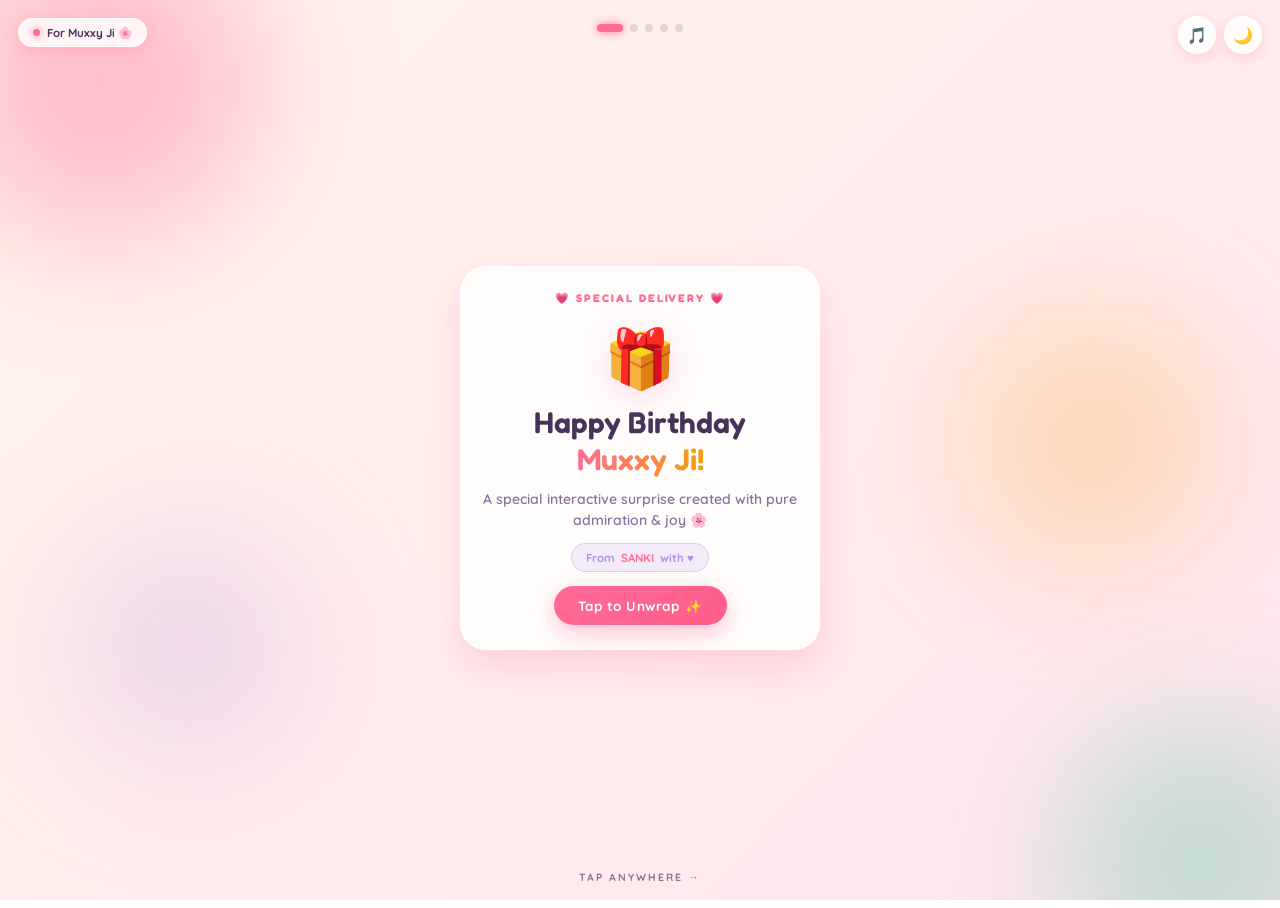
<file: index.html>
<!DOCTYPE html>
<html lang="en">
<head>
<meta charset="UTF-8">
<meta name="viewport" content="width=device-width, initial-scale=1.0, maximum-scale=1.0, user-scalable=no">
<title>Happy Birthday Muxxy Ji! 🎂 Special Tribute from Sanki</title>

<link rel="preconnect" href="https://fonts.googleapis.com">
<link rel="preconnect" href="https://fonts.gstatic.com" crossorigin>
<link href="https://fonts.googleapis.com/css2?family=Fredoka:wght@500;600;700&family=Quicksand:wght@500;600;700&display=swap" rel="stylesheet">

<style>
:root {
  --serif: 'Fredoka', sans-serif;
  --sans: 'Quicksand', sans-serif;

  /* Theme: Light Peach & Pink Aura */
  --bg-a: #fff6eb;
  --bg-b: #ffe5ef;
  --bg-c: #eee2ff;
  --card: rgba(255, 255, 255, 0.82);
  --card-border: rgba(255, 255, 255, 0.95);
  --card-shadow: rgba(255, 107, 149, 0.22);
  --ink: #48325a;
  --ink-dim: #88729c;
  --pink: #ff6b95;
  --lavender: #b08fe6;
  --gold: #f59e0b;
  --mint: #10b981;
  --dot-off: rgba(72, 50, 90, 0.15);
}

[data-theme="dark"] {
  --bg-a: #090710;
  --bg-b: #180f27;
  --bg-c: #261239;
  --card: rgba(36, 25, 52, 0.82);
  --card-border: rgba(255, 255, 255, 0.14);
  --card-shadow: rgba(0, 0, 0, 0.55);
  --ink: #f8f4ff;
  --ink-dim: #bdaecf;
  --pink: #ff659c;
  --lavender: #c4b5fd;
  --gold: #fbbf24;
  --mint: #34d399;
  --dot-off: rgba(255, 255, 255, 0.2);
}

* {
  margin: 0;
  padding: 0;
  box-sizing: border-box;
  -webkit-tap-highlight-color: transparent;
}

html, body {
  width: 100%;
  height: 100%;
  overflow: hidden;
}

body {
  font-family: var(--sans);
  font-weight: 600;
  background: linear-gradient(135deg, var(--bg-a) 0%, var(--bg-b) 50%, var(--bg-c) 100%);
  background-size: 200% 200%;
  animation: gradientMotion 16s ease infinite;
  color: var(--ink);
  user-select: none;
  position: relative;
  transition: background 0.6s ease, color 0.4s ease;
}

@keyframes gradientMotion {
  0%, 100% { background-position: 0% 50%; }
  50% { background-position: 100% 50%; }
}

/* Background Aurora */
.aurora {
  position: fixed;
  top: 0;
  left: 0;
  width: 100%;
  height: 100%;
  overflow: hidden;
  contain: strict;
  z-index: 1;
  pointer-events: none;
}
.aurora span {
  position: absolute;
  border-radius: 50%;
  filter: blur(70px);
  opacity: 0.4;
  animation: drift 14s ease-in-out infinite alternate;
}
.aurora span:nth-child(1) { width: 320px; height: 320px; background: var(--pink); top: -80px; left: -60px; }
.aurora span:nth-child(2) { width: 280px; height: 280px; background: var(--mint); bottom: -100px; right: -60px; animation-delay: -5s; opacity: 0.25; }
.aurora span:nth-child(3) { width: 250px; height: 250px; background: var(--gold); top: 35%; right: 5%; animation-delay: -9s; opacity: 0.25; }
.aurora span:nth-child(4) { width: 240px; height: 240px; background: var(--lavender); bottom: 15%; left: 5%; animation-delay: -3s; opacity: 0.25; }

@keyframes drift {
  0% { transform: translate(0, 0) scale(1) rotate(0deg); }
  100% { transform: translate(30px, -40px) scale(1.2) rotate(20deg); }
}

/* Floating Particles */
#particles {
  position: fixed;
  top: 0;
  left: 0;
  width: 100%;
  height: 100%;
  z-index: 2;
  pointer-events: none;
  overflow: hidden;
  contain: strict;
}
.particle {
  position: absolute;
  bottom: -30px;
  opacity: 0;
  animation: riseWiggle linear infinite;
  filter: drop-shadow(0 0 6px var(--card-shadow));
}
@keyframes riseWiggle {
  0% { transform: translateY(0) translateX(0) rotate(0deg) scale(0.7); opacity: 0; }
  8% { opacity: 0.9; }
  25% { transform: translateY(-25vh) translateX(16px) rotate(15deg) scale(1); }
  50% { transform: translateY(-50vh) translateX(-16px) rotate(-10deg) scale(1.05); }
  75% { transform: translateY(-78vh) translateX(12px) rotate(12deg) scale(0.95); }
  92% { opacity: 0.7; }
  100% { transform: translateY(-112vh) translateX(0) rotate(0deg) scale(0.6); opacity: 0; }
}

/* Fullscreen Canvas for Fireworks */
#fireworksCanvas {
  position: fixed;
  top: 0;
  left: 0;
  width: 100%;
  height: 100%;
  max-width: 100%;
  max-height: 100%;
  z-index: 4;
  pointer-events: none;
  contain: strict;
}

/* Top Badge & Controls */
.top-pill {
  position: absolute;
  top: 18px;
  left: 18px;
  z-index: 30;
  display: inline-flex;
  align-items: center;
  gap: 7px;
  background: var(--card);
  backdrop-filter: blur(12px);
  -webkit-backdrop-filter: blur(12px);
  border: 1px solid var(--card-border);
  padding: 6px 14px;
  border-radius: 30px;
  font-size: 11.5px;
  font-weight: 700;
  color: var(--ink);
  box-shadow: 0 4px 14px var(--card-shadow);
}
.top-pill .live-dot {
  width: 7px;
  height: 7px;
  border-radius: 50%;
  background: var(--pink);
  box-shadow: 0 0 8px var(--pink);
  animation: pulseDot 2s infinite;
}
@keyframes pulseDot {
  0%, 100% { transform: scale(1); opacity: 1; }
  50% { transform: scale(1.4); opacity: 0.6; }
}

.top-actions {
  position: absolute;
  top: 16px;
  right: 18px;
  z-index: 30;
  display: flex;
  gap: 8px;
}
.icon-btn {
  width: 38px;
  height: 38px;
  border-radius: 50%;
  background: var(--card);
  border: 1px solid var(--card-border);
  backdrop-filter: blur(12px);
  -webkit-backdrop-filter: blur(12px);
  display: flex;
  align-items: center;
  justify-content: center;
  font-size: 16px;
  cursor: pointer;
  box-shadow: 0 4px 14px var(--card-shadow);
  transition: transform 0.25s ease;
  color: var(--ink);
}
.icon-btn:active { transform: scale(0.85); }

/* Progress Dots */
.progress-wrap {
  position: absolute;
  top: 24px;
  left: 50%;
  transform: translateX(-50%);
  display: flex;
  gap: 7px;
  z-index: 25;
  pointer-events: none;
}
.progress-wrap i {
  width: 8px;
  height: 8px;
  border-radius: 50px;
  background: var(--dot-off);
  transition: all 0.4s cubic-bezier(.34, 1.56, .64, 1);
}
.progress-wrap i.active {
  width: 26px;
  background: var(--pink);
  box-shadow: 0 0 10px var(--pink);
}
.progress-wrap i.done {
  background: var(--gold);
}

/* Stage & Slides */
.stage {
  position: relative;
  z-index: 10;
  width: 100%;
  height: 100%;
  cursor: pointer;
}

.slide {
  position: absolute;
  inset: 0;
  width: 100%;
  height: 100%;
  display: flex;
  flex-direction: column;
  align-items: center;
  justify-content: center;
  text-align: center;
  padding: 70px 18px 55px;
  box-sizing: border-box;
  opacity: 0;
  visibility: hidden;
  transform: translateY(30px) scale(0.95);
  transition: opacity 0.5s ease, transform 0.5s cubic-bezier(.34, 1.56, .64, 1), visibility 0.5s;
  pointer-events: none;
}
.slide.active {
  opacity: 1;
  visibility: visible;
  transform: translateY(0) scale(1);
  pointer-events: auto;
}

/* Glass Card Box */
.glass-box {
  background: var(--card);
  border: 1.5px solid var(--card-border);
  border-radius: 26px;
  padding: 24px 18px;
  backdrop-filter: blur(16px);
  -webkit-backdrop-filter: blur(16px);
  box-shadow: 0 16px 36px var(--card-shadow);
  width: 100%;
  max-width: 360px;
  box-sizing: border-box;
  margin: 0 auto;
}

.eyebrow {
  font-family: var(--serif);
  font-size: 11px;
  letter-spacing: 2px;
  text-transform: uppercase;
  color: var(--pink);
  font-weight: 700;
  margin-bottom: 10px;
}

h1, h2 {
  font-family: var(--serif);
  font-weight: 600;
  font-size: clamp(22px, 5.5vw, 30px);
  line-height: 1.25;
  color: var(--ink);
  word-wrap: break-word;
}

.accent {
  font-style: normal;
  background: linear-gradient(95deg, var(--pink), var(--gold), var(--lavender));
  background-size: 200% auto;
  -webkit-background-clip: text;
  background-clip: text;
  color: transparent;
  animation: shine 4s linear infinite;
}
@keyframes shine { to { background-position: 200% center; } }

.sub {
  margin-top: 10px;
  font-size: 14px;
  color: var(--ink-dim);
  line-height: 1.5;
  font-weight: 600;
}

/* Gift Art */
.gift-art {
  font-size: 58px;
  margin: 6px auto 10px;
  display: inline-block;
  animation: giftBob 3s ease-in-out infinite;
  filter: drop-shadow(0 8px 16px var(--card-shadow));
  cursor: pointer;
}
@keyframes giftBob {
  0%, 100% { transform: translateY(0) rotate(0deg); }
  50% { transform: translateY(-10px) rotate(6deg) scale(1.08); }
}

.badge-tag {
  display: inline-flex;
  align-items: center;
  gap: 6px;
  margin-top: 12px;
  padding: 6px 14px;
  border-radius: 20px;
  background: rgba(176, 143, 230, 0.15);
  border: 1px solid rgba(176, 143, 230, 0.3);
  font-size: 11.5px;
  font-weight: 700;
  color: var(--lavender);
}
.badge-tag strong { color: var(--pink); }

.cta-btn {
  margin-top: 14px;
  background: linear-gradient(135deg, var(--pink), #ff5c8a);
  color: #fff;
  border: none;
  padding: 11px 24px;
  border-radius: 50px;
  font-family: var(--sans);
  font-weight: 700;
  font-size: 13.5px;
  letter-spacing: 0.5px;
  cursor: pointer;
  box-shadow: 0 8px 22px rgba(255, 107, 149, 0.38);
  transition: transform 0.25s ease;
  display: inline-flex;
  align-items: center;
  gap: 6px;
}
.cta-btn:active { transform: scale(0.94); }

/* Slide 1: Orbit */
.orbit {
  position: relative;
  width: 120px;
  height: 120px;
  display: flex;
  align-items: center;
  justify-content: center;
  margin: 0 auto 12px;
}
.ring {
  position: absolute;
  border: 1.5px dashed var(--card-border);
  border-radius: 50%;
  animation: spin 12s linear infinite;
}
.ring.r1 { width: 120px; height: 120px; }
.ring.r2 { width: 88px; height: 88px; animation-duration: 9s; animation-direction: reverse; }
.ring.r3 { width: 58px; height: 58px; animation-duration: 6s; }
@keyframes spin { from { transform: rotate(0); } to { transform: rotate(360deg); } }
.bloom {
  font-size: 34px;
  animation: pulseBloom 2s ease-in-out infinite;
  filter: drop-shadow(0 0 16px var(--pink));
}
@keyframes pulseBloom { 0%, 100% { transform: scale(1); } 50% { transform: scale(1.18) rotate(8deg); } }

.quote {
  margin-top: 12px;
  font-family: var(--serif);
  font-weight: 500;
  font-size: 15px;
  color: var(--ink);
  line-height: 1.6;
}

/* Slide 2: Reason Cards */
.reasons-list {
  display: flex;
  flex-direction: column;
  gap: 8px;
  margin-top: 14px;
  width: 100%;
}
.reason-card {
  display: flex;
  align-items: center;
  gap: 10px;
  text-align: left;
  padding: 9px 12px;
  background: rgba(255, 255, 255, 0.85);
  border: 1px solid var(--card-border);
  border-radius: 14px;
  font-size: 12.5px;
  font-weight: 600;
  color: var(--ink);
  box-shadow: 0 4px 12px var(--card-shadow);
}
[data-theme="dark"] .reason-card {
  background: rgba(45, 32, 65, 0.85);
}
.reason-card span.icon {
  font-size: 17px;
  flex-shrink: 0;
}

/* Slide 3: Cake */
.cake-box { margin-bottom: 12px; }
.cake { position: relative; width: 140px; margin: 0 auto; }
.candles { display: flex; justify-content: center; gap: 14px; margin-bottom: -4px; position: relative; z-index: 2; }
.candle { width: 6px; height: 32px; border-radius: 3px; position: relative; cursor: pointer; }
.candle.c1 { background: linear-gradient(var(--pink), #ff5285); }
.candle.c2 { background: linear-gradient(var(--lavender), #8a6fd6); }
.candle.c3 { background: linear-gradient(var(--gold), #f59e0b); }

.flame {
  position: absolute;
  top: -15px;
  left: 50%;
  transform: translateX(-50%);
  width: 10px;
  height: 15px;
  background: radial-gradient(circle at 50% 70%, #fff3c4, var(--gold) 60%, transparent 75%);
  border-radius: 50% 50% 50% 50% / 65% 65% 35% 35%;
  animation: flicker 1.3s ease-in-out infinite;
  box-shadow: 0 0 12px var(--gold);
  transition: opacity 0.3s, transform 0.3s;
}
@keyframes flicker {
  0%, 100% { transform: translateX(-50%) scale(1); }
  50% { transform: translateX(-50%) scale(0.85) rotate(-4deg); }
}
.flame.out { opacity: 0; transform: translateX(-50%) scale(0); }

.puff {
  position: absolute;
  top: -18px;
  left: 50%;
  font-size: 14px;
  opacity: 0;
  pointer-events: none;
}
.puff.go { animation: puffUp 0.9s ease-out forwards; }
@keyframes puffUp {
  0% { opacity: 1; transform: translate(-50%, 0) scale(0.5); }
  100% { opacity: 0; transform: translate(-50%, -45px) scale(1.4) rotate(30deg); }
}

.tier {
  background: linear-gradient(180deg, #ffc2d9, var(--pink));
  border-radius: 10px 10px 4px 4px;
  box-shadow: inset 0 -6px 12px rgba(0, 0, 0, 0.08), 0 8px 20px var(--card-shadow);
}
.tier1 { height: 32px; width: 100%; }
.tier2 { height: 28px; width: 118%; margin-left: -9%; margin-top: 2px; background: linear-gradient(180deg, #e2d1ff, var(--lavender)); }
.tier3 { height: 26px; width: 136%; margin-left: -18%; margin-top: 2px; background: linear-gradient(180deg, #ffe6b0, var(--gold)); }

.wish-hint {
  font-size: 12px;
  color: var(--ink-dim);
  font-weight: 600;
  margin-top: 8px;
  animation: pulse 2s infinite;
}
@keyframes pulse { 0%, 100% { opacity: 0.5; } 50% { opacity: 1; } }

/* Slide 4: Finale */
.hearts-row {
  display: flex;
  justify-content: center;
  gap: 8px;
  margin: 12px 0;
  font-size: 20px;
}
.hearts-row span { animation: pop 0.6s cubic-bezier(.34, 1.56, .64, 1) both; }
.hearts-row span:nth-child(1) { animation-delay: 0.2s; }
.hearts-row span:nth-child(2) { animation-delay: 0.3s; }
.hearts-row span:nth-child(3) { animation-delay: 0.4s; }
.hearts-row span:nth-child(4) { animation-delay: 0.5s; }
.hearts-row span:nth-child(5) { animation-delay: 0.6s; }
@keyframes pop {
  0% { transform: scale(0) rotate(-20deg); opacity: 0; }
  60% { transform: scale(1.3) rotate(8deg); opacity: 1; }
  100% { transform: scale(1) rotate(0); }
}

.seal-badge {
  margin-top: 12px;
  display: inline-flex;
  align-items: center;
  gap: 6px;
  padding: 6px 16px;
  border-radius: 30px;
  background: rgba(255, 255, 255, 0.9);
  border: 1.2px solid var(--card-border);
  box-shadow: 0 4px 14px var(--card-shadow);
  font-size: 11px;
  letter-spacing: 1.2px;
  text-transform: uppercase;
  color: var(--ink-dim);
  font-weight: 700;
}
[data-theme="dark"] .seal-badge {
  background: rgba(45, 32, 65, 0.9);
}
.seal-badge b { color: var(--pink); font-size: 12px; }
.seal-badge span.sender { color: var(--lavender); font-weight: 800; letter-spacing: 1.5px; }

.btn-group {
  display: flex;
  gap: 8px;
  justify-content: center;
  margin-top: 14px;
}
.small-btn {
  font-family: var(--sans);
  font-weight: 700;
  font-size: 11px;
  letter-spacing: 1px;
  text-transform: uppercase;
  color: var(--ink);
  border: 1.2px solid var(--card-border);
  padding: 8px 15px;
  border-radius: 50px;
  background: var(--card);
  cursor: pointer;
  box-shadow: 0 4px 12px var(--card-shadow);
  transition: transform 0.2s ease;
}
.small-btn:active { transform: scale(0.92); }

/* Bottom Tap Hint */
.tap-guide {
  position: absolute;
  bottom: 16px;
  left: 50%;
  transform: translateX(-50%);
  font-size: 10.5px;
  letter-spacing: 2px;
  text-transform: uppercase;
  font-weight: 700;
  color: var(--ink-dim);
  z-index: 20;
  display: flex;
  align-items: center;
  gap: 6px;
  pointer-events: none;
  animation: pulse 2s infinite;
}

/* Tap Sparkle Particles */
.tap-sparkle {
  position: fixed;
  pointer-events: none;
  z-index: 9999;
  font-size: 15px;
  animation: sparkleFly 0.7s ease-out forwards;
}
@keyframes sparkleFly {
  0% { opacity: 1; transform: translate(0, 0) scale(0.6); }
  100% { opacity: 0; transform: var(--t) scale(1.15); }
}
</style>
</head>
<body data-theme="light">

  <!-- Aurora Lights -->
  <div class="aurora">
    <span></span><span></span><span></span><span></span>
  </div>

  <!-- Background Particle Stickers -->
  <div id="particles"></div>

  <!-- Fireworks Canvas -->
  <canvas id="fireworksCanvas"></canvas>

  <!-- Top Pill -->
  <div class="top-pill">
    <span class="live-dot"></span>
    <span>For Muxxy Ji 🌸</span>
  </div>

  <!-- Top Controls -->
  <div class="top-actions">
    <button class="icon-btn" id="musicBtn" aria-label="Toggle Music" title="Toggle Music">🎵</button>
    <button class="icon-btn" id="themeBtn" aria-label="Toggle Theme" title="Toggle Theme">🌙</button>
  </div>

  <!-- Progress Dots -->
  <div class="progress-wrap" id="progressWrap"></div>

  <!-- Main Slides Stage -->
  <main class="stage" id="stage">

    <!-- Slide 0: Gift Intro -->
    <section class="slide active" data-index="0">
      <div class="glass-box">
        <div class="eyebrow">💗 SPECIAL DELIVERY 💗</div>
        <div class="gift-art" id="giftArt">🎁</div>
        <h1>Happy Birthday<br><span class="accent">Muxxy Ji!</span></h1>
        <p class="sub">A special interactive surprise created with pure admiration & joy 🌸</p>
        <div class="badge-tag">
          From <strong>SANKI</strong> with ♥
        </div>
        <br>
        <button class="cta-btn" id="startBtn">
          <span>Tap to Unwrap</span>
          <span>✨</span>
        </button>
      </div>
    </section>

    <!-- Slide 1: Universe Favourite -->
    <section class="slide" data-index="1">
      <div class="glass-box">
        <div class="eyebrow">🪐 COSMIC TRUTH 🪐</div>
        <div class="orbit">
          <div class="ring r1"></div>
          <div class="ring r2"></div>
          <div class="ring r3"></div>
          <div class="bloom">🌸</div>
        </div>
        <h1>Muxxy Ji, you are literally</h1>
        <p class="quote">"The universe's favourite creation ✨"</p>
        <p class="sub" style="font-size:12.5px; margin-top:8px;">Out of 8 billion souls, nobody brings light, fun and warmth quite like you do.</p>
      </div>
    </section>

    <!-- Slide 2: Why You're Amazing -->
    <section class="slide" data-index="2">
      <div class="glass-box">
        <div class="eyebrow">🎀 WHY YOU'RE AMAZING 🎀</div>
        <h2 style="font-size:22px;">Reasons You're Unmatched</h2>
        <div class="reasons-list">
          <div class="reason-card">
            <span class="icon">🌟</span>
            <span>Your smile effortlessly lights up every room</span>
          </div>
          <div class="reason-card">
            <span class="icon">💞</span>
            <span>The way you care about people is genuinely rare</span>
          </div>
          <div class="reason-card">
            <span class="icon">✨</span>
            <span>You turn ordinary everyday talks into pure magic</span>
          </div>
          <div class="reason-card">
            <span class="icon">🌸</span>
            <span>The world is simply 1000x brighter with you in it</span>
          </div>
        </div>
      </div>
    </section>

    <!-- Slide 3: Cake & Candles -->
    <section class="slide" data-index="3">
      <div class="glass-box">
        <div class="eyebrow">🎂 MAKE A WISH 🎂</div>
        <div class="cake-box">
          <div class="cake">
            <div class="candles">
              <div class="candle c1" data-candle><div class="flame" data-flame></div><div class="puff" data-puff>💨</div></div>
              <div class="candle c2" data-candle><div class="flame" data-flame></div><div class="puff" data-puff>💨</div></div>
              <div class="candle c3" data-candle><div class="flame" data-flame></div><div class="puff" data-puff>💨</div></div>
            </div>
            <div class="tier tier1"></div>
            <div class="tier tier2"></div>
            <div class="tier tier3"></div>
          </div>
        </div>
        <h2 style="font-size:22px;">Make a Wish, Muxxy Ji 🌙</h2>
        <div class="wish-hint" id="wishHint">✨ tap anywhere to blow them out</div>
      </div>
    </section>

    <!-- Slide 4: Finale & Fireworks -->
    <section class="slide" data-index="4">
      <div class="glass-box">
        <div class="eyebrow">🎉 GRAND CELEBRATION 🎉</div>
        <h1>Happy Birthday<br><span class="accent">Muxxy Ji!</span> 🎂</h1>
        <p class="quote" style="font-size:13.5px;">
          "May this year bring you boundless happiness, thrilling adventures, unbreakable health, and every single dream your heart desires! 🌸✨"
        </p>
        <div class="hearts-row">
          <span>💗</span><span>💕</span><span>🎀</span><span>💖</span><span>💗</span>
        </div>
        <div class="seal-badge">
          made with <b>♥</b> for Muxxy Ji from <span class="sender">SANKI</span>
        </div>
        <div class="btn-group">
          <button class="small-btn" id="fireworksBtn">🎆 Fireworks</button>
          <button class="small-btn" id="replayBtn">↺ Replay</button>
        </div>
      </div>
    </section>

  </main>

  <!-- Bottom Advance Cue -->
  <div class="tap-guide" id="tapGuide">tap anywhere →</div>

<script>
  const slides = document.querySelectorAll('.slide');
  const total = slides.length;
  const progressWrap = document.getElementById('progressWrap');
  const stage = document.getElementById('stage');
  const tapGuide = document.getElementById('tapGuide');
  const themeBtn = document.getElementById('themeBtn');
  const musicBtn = document.getElementById('musicBtn');
  const fireworksCanvas = document.getElementById('fireworksCanvas');
  const ctx = fireworksCanvas.getContext('2d');

  let current = 0;
  let candlesBlown = false;
  let finaleTriggered = false;

  // Resize canvas
  function resizeCanvas() {
    fireworksCanvas.width = window.innerWidth;
    fireworksCanvas.height = window.innerHeight;
  }
  window.addEventListener('resize', resizeCanvas);
  resizeCanvas();

  // Progress dots setup
  for (let i = 0; i < total; i++) {
    const dot = document.createElement('i');
    progressWrap.appendChild(dot);
  }
  function updateProgress() {
    [...progressWrap.children].forEach((d, i) => {
      d.classList.toggle('active', i === current);
      d.classList.toggle('done', i < current);
    });
  }

  // Web Audio Music Box
  let audioCtx = null;
  let isMusicPlaying = false;
  let musicTimer = null;
  let noteIndex = 0;

  function initAudio() {
    if (!audioCtx) {
      const AudioContext = window.AudioContext || window.webkitAudioContext;
      if (AudioContext) audioCtx = new AudioContext();
    }
    if (audioCtx && audioCtx.state === 'suspended') {
      audioCtx.resume();
    }
  }

  const notes = [
    { f: 261.63, d: 0.35, p: 0.1 }, // C4
    { f: 261.63, d: 0.25, p: 0.05 },
    { f: 293.66, d: 0.6, p: 0.1 },  // D4
    { f: 261.63, d: 0.6, p: 0.1 },  // C4
    { f: 349.23, d: 0.6, p: 0.1 },  // F4
    { f: 329.63, d: 1.0, p: 0.25 }, // E4

    { f: 261.63, d: 0.35, p: 0.1 },
    { f: 261.63, d: 0.25, p: 0.05 },
    { f: 293.66, d: 0.6, p: 0.1 },
    { f: 261.63, d: 0.6, p: 0.1 },
    { f: 392.00, d: 0.6, p: 0.1 },  // G4
    { f: 349.23, d: 1.0, p: 0.25 }, // F4

    { f: 261.63, d: 0.35, p: 0.1 },
    { f: 261.63, d: 0.25, p: 0.05 },
    { f: 523.25, d: 0.6, p: 0.1 },  // C5
    { f: 440.00, d: 0.6, p: 0.1 },  // A4
    { f: 349.23, d: 0.6, p: 0.1 },  // F4
    { f: 329.63, d: 0.6, p: 0.1 },  // E4
    { f: 293.66, d: 0.8, p: 0.25 }, // D4

    { f: 466.16, d: 0.35, p: 0.1 }, // Bb4
    { f: 466.16, d: 0.25, p: 0.05 },
    { f: 440.00, d: 0.6, p: 0.1 },  // A4
    { f: 349.23, d: 0.6, p: 0.1 },  // F4
    { f: 392.00, d: 0.6, p: 0.1 },  // G4
    { f: 349.23, d: 1.3, p: 0.5 }   // F4
  ];

  function playTone(freq, dur, type = 'sine', gain = 0.12) {
    if (!audioCtx || !isMusicPlaying) return;
    try {
      const osc = audioCtx.createOscillator();
      const g = audioCtx.createGain();
      osc.type = type;
      osc.frequency.setValueAtTime(freq, audioCtx.currentTime);
      g.gain.setValueAtTime(0.001, audioCtx.currentTime);
      g.gain.exponentialRampToValueAtTime(gain, audioCtx.currentTime + 0.03);
      g.gain.exponentialRampToValueAtTime(0.0001, audioCtx.currentTime + dur);
      osc.connect(g);
      g.connect(audioCtx.destination);
      osc.start();
      osc.stop(audioCtx.currentTime + dur + 0.05);
    } catch(e) {}
  }

  function playNextMelody() {
    if (!isMusicPlaying) return;
    const n = notes[noteIndex];
    playTone(n.f, n.d, 'sine', 0.12);
    playTone(n.f * 2, n.d * 0.7, 'triangle', 0.04);
    noteIndex = (noteIndex + 1) % notes.length;
    musicTimer = setTimeout(playNextMelody, (n.d + n.p) * 1000);
  }

  function toggleMusic() {
    initAudio();
    isMusicPlaying = !isMusicPlaying;
    if (isMusicPlaying) {
      musicBtn.textContent = '🎵';
      musicBtn.style.opacity = '1';
      playNextMelody();
    } else {
      clearTimeout(musicTimer);
      musicBtn.textContent = '🔇';
      musicBtn.style.opacity = '0.6';
    }
  }
  musicBtn.addEventListener('click', (e) => {
    e.stopPropagation();
    toggleMusic();
  });

  // Candle Puff SFX
  function playPuffSound() {
    if (!audioCtx) return;
    try {
      const bufSize = audioCtx.sampleRate * 0.2;
      const buf = audioCtx.createBuffer(1, bufSize, audioCtx.sampleRate);
      const d = buf.getChannelData(0);
      for (let i = 0; i < bufSize; i++) {
        d[i] = (Math.random() * 2 - 1) * Math.exp(-i / (bufSize * 0.25));
      }
      const noise = audioCtx.createBufferSource();
      noise.buffer = buf;
      const filter = audioCtx.createBiquadFilter();
      filter.type = 'lowpass';
      filter.frequency.setValueAtTime(500, audioCtx.currentTime);
      filter.frequency.exponentialRampToValueAtTime(100, audioCtx.currentTime + 0.2);
      const g = audioCtx.createGain();
      g.gain.setValueAtTime(0.15, audioCtx.currentTime);
      g.gain.exponentialRampToValueAtTime(0.01, audioCtx.currentTime + 0.2);
      noise.connect(filter);
      filter.connect(g);
      g.connect(audioCtx.destination);
      noise.start();
    } catch(e) {}
  }

  // Slide Navigation
  function goTo(index) {
    if (index < 0 || index >= total) return;
    slides[current].classList.remove('active');
    current = index;
    slides[current].classList.add('active');
    updateProgress();
    tapGuide.style.display = current === total - 1 ? 'none' : 'flex';

    if (current === 3) resetCandles();
    if (current === total - 1 && !finaleTriggered) {
      finaleTriggered = true;
      launchFireworksShow();
    }
  }

  function next() {
    initAudio();
    if (!isMusicPlaying && current === 0) {
      toggleMusic();
    }
    if (current === 3 && !candlesBlown) {
      blowCandles();
      return;
    }
    if (current < total - 1) goTo(current + 1);
  }

  function resetCandles() {
    candlesBlown = false;
    document.querySelectorAll('[data-flame]').forEach(f => f.classList.remove('out'));
    document.querySelectorAll('[data-puff]').forEach(p => p.classList.remove('go'));
    const hint = document.getElementById('wishHint');
    if (hint) hint.textContent = '✨ tap anywhere to blow them out';
  }

  function blowCandles() {
    candlesBlown = true;
    const flames = document.querySelectorAll('[data-flame]');
    const puffs = document.querySelectorAll('[data-puff]');
    const hint = document.getElementById('wishHint');
    if (hint) hint.textContent = '💖 Wish released to the stars!';

    flames.forEach((f, i) => {
      setTimeout(() => {
        f.classList.add('out');
        puffs[i].classList.add('go');
        playPuffSound();
      }, i * 160);
    });
    setTimeout(() => goTo(current + 1), 850);
  }

  stage.addEventListener('click', (e) => {
    spawnSparkle(e.clientX, e.clientY);
    next();
  });

  stage.addEventListener('touchstart', (e) => {
    if (e.touches && e.touches[0]) {
      spawnSparkle(e.touches[0].clientX, e.touches[0].clientY);
    }
  }, { passive: true });

  document.addEventListener('keydown', (e) => {
    if (e.key === 'ArrowRight' || e.key === ' ') next();
    if (e.key === 'ArrowLeft') goTo(current - 1);
  });

  document.getElementById('startBtn').addEventListener('click', (e) => {
    e.stopPropagation();
    spawnSparkle(window.innerWidth / 2, window.innerHeight / 2);
    next();
  });

  document.getElementById('replayBtn').addEventListener('click', (e) => {
    e.stopPropagation();
    finaleTriggered = false;
    goTo(0);
  });

  document.getElementById('fireworksBtn').addEventListener('click', (e) => {
    e.stopPropagation();
    launchFireworksShow();
  });

  // Theme Toggle
  themeBtn.addEventListener('click', (e) => {
    e.stopPropagation();
    const isDark = document.body.getAttribute('data-theme') === 'dark';
    document.body.setAttribute('data-theme', isDark ? 'light' : 'dark');
    themeBtn.textContent = isDark ? '🌙' : '☀️';
  });

  // Floating Particles
  const particleWrap = document.getElementById('particles');
  const stickerIcons = ['✨', '🌸', '💗', '⭐', '🎀', '💫', '🧁', '💖'];
  function spawnParticle() {
    const p = document.createElement('div');
    p.className = 'particle';
    p.textContent = stickerIcons[Math.floor(Math.random() * stickerIcons.length)];
    p.style.left = (Math.random() * 90) + 'vw';
    p.style.fontSize = (12 + Math.random() * 12) + 'px';
    const dur = 9 + Math.random() * 9;
    p.style.animationDuration = dur + 's';
    particleWrap.appendChild(p);
    setTimeout(() => p.remove(), dur * 1000);
  }
  setInterval(spawnParticle, 500);
  for (let i = 0; i < 10; i++) setTimeout(spawnParticle, i * 260);

  // Sparkle Burst on Tap
  const sparkleChars = ['✨', '💫', '⭐', '🎀', '💖', '🌸'];
  function spawnSparkle(x, y) {
    if (!x || !y) return;
    for (let i = 0; i < 6; i++) {
      const s = document.createElement('div');
      s.className = 'tap-sparkle';
      s.textContent = sparkleChars[Math.floor(Math.random() * sparkleChars.length)];
      s.style.left = x + 'px';
      s.style.top = y + 'px';
      const angle = (Math.PI * 2 * i) / 6 + Math.random() * 0.5;
      const dist = 35 + Math.random() * 30;
      const tx = Math.cos(angle) * dist;
      const ty = Math.sin(angle) * dist;
      s.style.setProperty('--t', `translate(${tx}px, ${ty}px)`);
      document.body.appendChild(s);
      setTimeout(() => s.remove(), 700);
    }
  }

  // Physics Fireworks Engine
  let fireworks = [];
  const colors = ['#ff6b95', '#b08fe6', '#f59e0b', '#10b981', '#ffffff', '#ff85ab'];
  class FireworkParticle {
    constructor(x, y, color) {
      this.x = x;
      this.y = y;
      this.color = color;
      const angle = Math.random() * Math.PI * 2;
      const speed = 2 + Math.random() * 5.5;
      this.vx = Math.cos(angle) * speed;
      this.vy = Math.sin(angle) * speed;
      this.alpha = 1;
      this.decay = 0.015 + Math.random() * 0.02;
      this.gravity = 0.07;
      this.size = 2.5 + Math.random() * 2.5;
    }
    update() {
      this.vx *= 0.98;
      this.vy *= 0.98;
      this.vy += this.gravity;
      this.x += this.vx;
      this.y += this.vy;
      this.alpha -= this.decay;
    }
    draw(ctx) {
      ctx.save();
      ctx.globalAlpha = Math.max(0, this.alpha);
      ctx.fillStyle = this.color;
      ctx.shadowBlur = 8;
      ctx.shadowColor = this.color;
      ctx.beginPath();
      ctx.arc(this.x, this.y, this.size, 0, Math.PI * 2);
      ctx.fill();
      ctx.restore();
    }
  }

  function createFireworkBurst(x, y) {
    const col = colors[Math.floor(Math.random() * colors.length)];
    for (let i = 0; i < 45; i++) {
      fireworks.push(new FireworkParticle(x, y, col));
    }
  }

  function launchFireworksShow() {
    for (let i = 0; i < 6; i++) {
      setTimeout(() => {
        createFireworkBurst(
          window.innerWidth * (0.2 + Math.random() * 0.6),
          window.innerHeight * (0.2 + Math.random() * 0.4)
        );
      }, i * 280);
    }
  }

  function animateFireworks() {
    ctx.clearRect(0, 0, fireworksCanvas.width, fireworksCanvas.height);
    for (let i = fireworks.length - 1; i >= 0; i--) {
      fireworks[i].update();
      fireworks[i].draw(ctx);
      if (fireworks[i].alpha <= 0) {
        fireworks.splice(i, 1);
      }
    }
    requestAnimationFrame(animateFireworks);
  }
  requestAnimationFrame(animateFireworks);

  updateProgress();
</script>

</body>
</html>
</file>
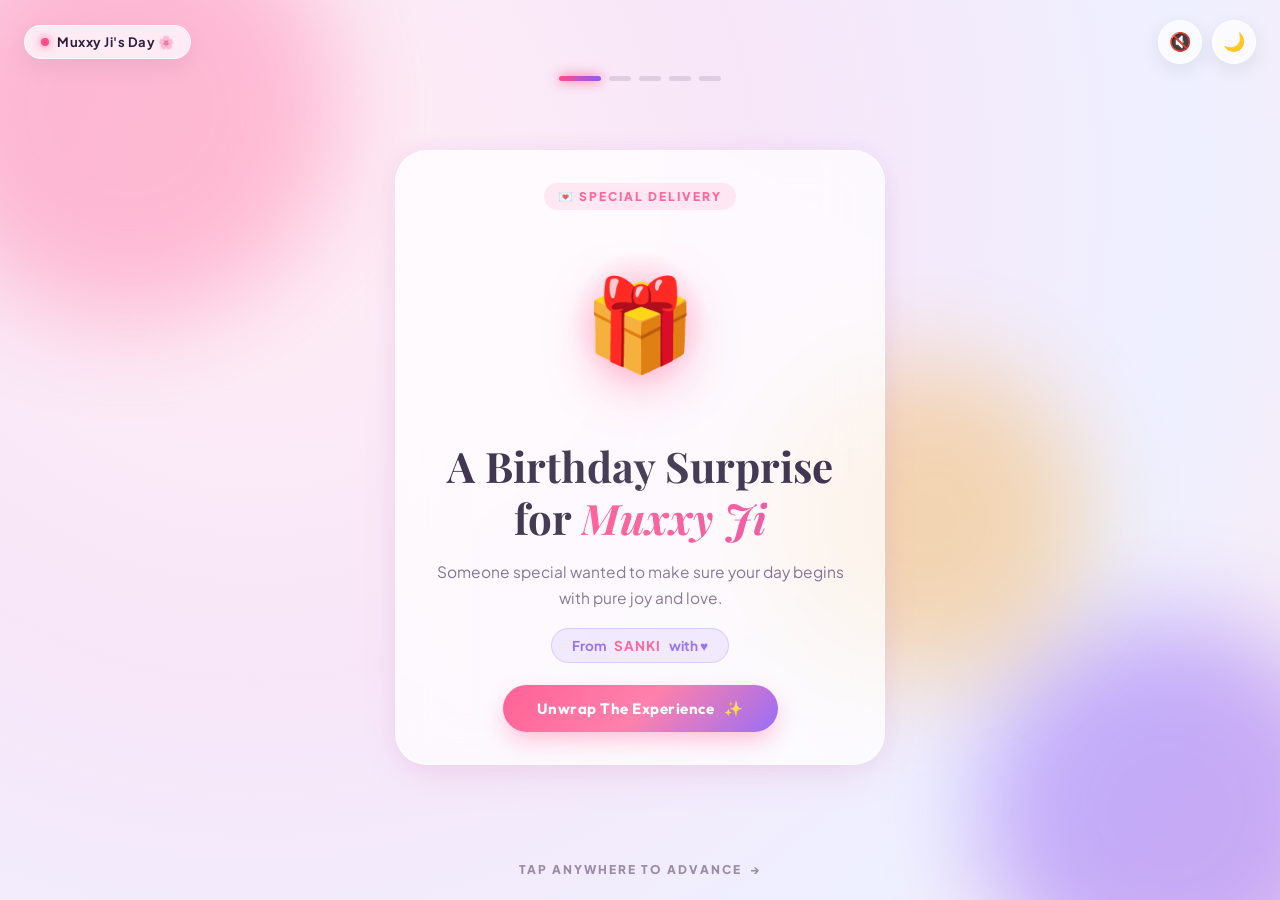
<file: standalone.html>
<!DOCTYPE html>
<html lang="en">
<head>
  <meta charset="UTF-8">
  <meta name="viewport" content="width=device-width, initial-scale=1.0, maximum-scale=1.0, user-scalable=no">
  <title>Happy Birthday Muxxy Ji! 🎂 Special Tribute from Sanki</title>
  
  <!-- Preconnect & Fonts -->
  <link rel="preconnect" href="https://fonts.googleapis.com">
  <link rel="preconnect" href="https://fonts.gstatic.com" crossorigin>
  <link href="https://fonts.googleapis.com/css2?family=Outfit:wght@400;500;600;700;800;900&family=Playfair+Display:ital,wght@0,600;0,700;1,500;1,600&family=Plus+Jakarta+Sans:wght@400;500;600;700;800&display=swap" rel="stylesheet">
  
<style>
@import url('https://fonts.googleapis.com/css2?family=Outfit:wght@400;500;600;700;800;900&family=Playfair+Display:ital,wght@0,600;0,700;1,500;1,600&family=Plus+Jakarta+Sans:wght@400;500;600;700;800&display=swap');

:root {
  --font-display: 'Playfair Display', Georgia, serif;
  --font-body: 'Plus Jakarta Sans', -apple-system, sans-serif;
  --font-fun: 'Outfit', sans-serif;

  /* Theme: Strawberry Champagne & Lilac Aura */
  --bg-gradient: radial-gradient(circle at 20% 20%, #ffeef5 0%, #f7e6f8 40%, #eef0ff 75%, #fce9f1 100%);
  --bg-surface: rgba(255, 255, 255, 0.72);
  --bg-surface-glow: rgba(255, 255, 255, 0.9);
  --border-subtle: rgba(255, 255, 255, 0.85);
  --card-shadow: 0 16px 40px -10px rgba(224, 110, 165, 0.18), 0 0 20px rgba(186, 143, 235, 0.12);
  
  --primary: #ff4d88;
  --primary-glow: #ff7aa8;
  --secondary: #8b5cf6;
  --accent-gold: #f59e0b;
  --accent-mint: #10b981;
  --text-main: #2b1f3d;
  --text-muted: #746487;
  --text-light: #9b8ba9;
  
  --particle-blur: blur(50px);
  --glass-blur: blur(20px);
}

[data-theme="dark"] {
  --bg-gradient: radial-gradient(circle at 20% 20%, #150d24 0%, #100a1c 40%, #07050e 80%, #14071d 100%);
  --bg-surface: rgba(28, 20, 44, 0.65);
  --bg-surface-glow: rgba(45, 32, 70, 0.85);
  --border-subtle: rgba(255, 255, 255, 0.12);
  --card-shadow: 0 20px 50px -10px rgba(0, 0, 0, 0.6), 0 0 30px rgba(255, 77, 136, 0.15);
  
  --primary: #ff659c;
  --primary-glow: #ff85b3;
  --secondary: #a78bfa;
  --accent-gold: #fbbf24;
  --accent-mint: #34d399;
  --text-main: #fcfaff;
  --text-muted: #b8a9cf;
  --text-light: #7b6d92;
}

* {
  margin: 0;
  padding: 0;
  box-sizing: border-box;
  -webkit-tap-highlight-color: transparent;
}

html, body {
  width: 100%;
  height: 100%;
  overflow: hidden;
  position: fixed;
}

body {
  font-family: var(--font-body);
  background: var(--bg-gradient);
  color: var(--text-main);
  display: flex;
  align-items: center;
  justify-content: center;
  transition: background 0.7s cubic-bezier(0.4, 0, 0.2, 1), color 0.4s ease;
  user-select: none;
}

/* Background Ambient Orbs */
.ambient-blobs {
  position: absolute;
  inset: 0;
  pointer-events: none;
  overflow: hidden;
  z-index: 1;
}

.blob {
  position: absolute;
  border-radius: 50%;
  filter: var(--particle-blur);
  opacity: 0.45;
  animation: blobFloat 16s ease-in-out infinite alternate;
}

.blob-1 { width: 420px; height: 420px; background: var(--primary-glow); top: -100px; left: -80px; }
.blob-2 { width: 380px; height: 380px; background: var(--secondary); bottom: -100px; right: -80px; animation-delay: -6s; }
.blob-3 { width: 320px; height: 320px; background: var(--accent-gold); top: 40%; right: 15%; animation-delay: -11s; opacity: 0.3; }

@keyframes blobFloat {
  0% { transform: translate(0, 0) scale(1) rotate(0deg); }
  50% { transform: translate(40px, 30px) scale(1.15) rotate(45deg); }
  100% { transform: translate(-30px, 50px) scale(0.95) rotate(90deg); }
}

/* Background Canvas for Fireworks & Particles */
#fireworksCanvas {
  position: absolute;
  inset: 0;
  width: 100%;
  height: 100%;
  z-index: 2;
  pointer-events: none;
}

/* Top Navigation & Status Bar */
.top-nav {
  position: absolute;
  top: 20px;
  left: 0;
  width: 100%;
  padding: 0 24px;
  display: flex;
  justify-content: space-between;
  align-items: center;
  z-index: 50;
  pointer-events: none;
}

.top-badge {
  pointer-events: auto;
  display: inline-flex;
  align-items: center;
  gap: 8px;
  background: var(--bg-surface);
  backdrop-filter: var(--glass-blur);
  -webkit-backdrop-filter: var(--glass-blur);
  padding: 8px 16px;
  border-radius: 40px;
  border: 1px solid var(--border-subtle);
  box-shadow: 0 8px 24px rgba(0, 0, 0, 0.06);
  font-size: 13px;
  font-weight: 700;
  letter-spacing: 0.5px;
  color: var(--text-main);
  animation: fadeInDown 0.8s ease;
}

.top-badge .dot {
  width: 8px;
  height: 8px;
  border-radius: 50%;
  background: var(--primary);
  box-shadow: 0 0 10px var(--primary);
  animation: pulseDot 2s infinite;
}

@keyframes pulseDot {
  0%, 100% { transform: scale(1); opacity: 1; }
  50% { transform: scale(1.35); opacity: 0.6; }
}

.nav-controls {
  pointer-events: auto;
  display: flex;
  gap: 10px;
}

.control-btn {
  width: 44px;
  height: 44px;
  border-radius: 50%;
  background: var(--bg-surface);
  border: 1px solid var(--border-subtle);
  backdrop-filter: var(--glass-blur);
  -webkit-backdrop-filter: var(--glass-blur);
  display: flex;
  align-items: center;
  justify-content: center;
  font-size: 18px;
  cursor: pointer;
  box-shadow: 0 6px 20px rgba(0, 0, 0, 0.08);
  transition: all 0.3s cubic-bezier(0.34, 1.56, 0.64, 1);
  color: var(--text-main);
}

.control-btn:hover {
  transform: scale(1.1) translateY(-2px);
  border-color: var(--primary);
}

.control-btn:active {
  transform: scale(0.92);
}

/* Progress Step Tracker */
.step-tracker {
  position: absolute;
  top: 76px;
  left: 50%;
  transform: translateX(-50%);
  display: flex;
  gap: 8px;
  z-index: 50;
  pointer-events: none;
}

.step-indicator {
  height: 5px;
  width: 22px;
  border-radius: 10px;
  background: rgba(120, 100, 140, 0.2);
  transition: all 0.5s cubic-bezier(0.34, 1.56, 0.64, 1);
}

.step-indicator.active {
  width: 42px;
  background: linear-gradient(90deg, var(--primary), var(--secondary));
  box-shadow: 0 0 12px var(--primary);
}

.step-indicator.completed {
  background: var(--primary);
}

/* App Container / Stage */
.app-stage {
  position: relative;
  z-index: 10;
  width: 100%;
  max-width: 580px;
  height: 100%;
  max-height: 820px;
  padding: 85px 24px 70px;
  display: flex;
  flex-direction: column;
  justify-content: center;
  align-items: center;
}

/* Experience Cards (Chapters) */
.chapter {
  position: absolute;
  inset: 90px 24px 75px;
  display: flex;
  flex-direction: column;
  align-items: center;
  justify-content: center;
  text-align: center;
  opacity: 0;
  pointer-events: none;
  transform: translateY(30px) scale(0.94);
  transition: opacity 0.65s cubic-bezier(0.16, 1, 0.3, 1), transform 0.65s cubic-bezier(0.16, 1, 0.3, 1);
}

.chapter.active {
  opacity: 1;
  pointer-events: auto;
  transform: translateY(0) scale(1);
}

/* Glass Panels */
.glass-panel {
  background: var(--bg-surface);
  border: 1px solid var(--border-subtle);
  border-radius: 32px;
  padding: 32px 26px;
  backdrop-filter: var(--glass-blur);
  -webkit-backdrop-filter: var(--glass-blur);
  box-shadow: var(--card-shadow);
  width: 100%;
  max-width: 490px;
  position: relative;
  overflow: hidden;
}

.glass-panel::before {
  content: '';
  position: absolute;
  top: 0;
  left: -50%;
  width: 200%;
  height: 100%;
  background: linear-gradient(
    60deg,
    transparent,
    rgba(255, 255, 255, 0.15),
    transparent
  );
  transform: rotate(30deg);
  pointer-events: none;
}

/* Typography Details */
.tagline {
  display: inline-flex;
  align-items: center;
  gap: 6px;
  padding: 6px 14px;
  border-radius: 20px;
  background: rgba(255, 77, 136, 0.12);
  color: var(--primary);
  font-size: 12px;
  font-weight: 800;
  letter-spacing: 2px;
  text-transform: uppercase;
  margin-bottom: 16px;
}

.title-primary {
  font-family: var(--font-display);
  font-size: clamp(28px, 6.5vw, 42px);
  line-height: 1.25;
  font-weight: 700;
  color: var(--text-main);
  margin-bottom: 14px;
}

.title-primary .highlight {
  font-style: italic;
  background: linear-gradient(120deg, var(--primary), #ec4899, var(--secondary));
  background-size: 200% auto;
  -webkit-background-clip: text;
  background-clip: text;
  color: transparent;
  animation: gradientShine 4s linear infinite;
}

@keyframes gradientShine {
  0% { background-position: 0% center; }
  100% { background-position: 200% center; }
}

.description {
  font-size: 15.5px;
  line-height: 1.65;
  color: var(--text-muted);
  max-width: 410px;
  margin: 0 auto;
}

/* -------------------------------------------------------------
   CHAPTER 0: The Sealed Gift Card
------------------------------------------------------------- */
.gift-card-box {
  position: relative;
  width: 200px;
  height: 190px;
  margin: 0 auto 24px;
  display: flex;
  align-items: center;
  justify-content: center;
  cursor: pointer;
}

.gift-box-art {
  font-size: 90px;
  filter: drop-shadow(0 15px 25px rgba(255, 77, 136, 0.35));
  animation: giftWiggle 3.2s ease-in-out infinite;
  transition: transform 0.4s cubic-bezier(0.34, 1.56, 0.64, 1);
}

.gift-card-box:hover .gift-box-art {
  transform: scale(1.12) rotate(-5deg);
}

.gift-card-box:active .gift-box-art {
  transform: scale(0.95);
}

.gift-halo {
  position: absolute;
  width: 140px;
  height: 140px;
  border-radius: 50%;
  background: radial-gradient(circle, rgba(255, 77, 136, 0.4), transparent 70%);
  animation: pulseGlow 2.5s infinite alternate;
  z-index: -1;
}

@keyframes giftWiggle {
  0%, 100% { transform: rotate(0deg) translateY(0); }
  25% { transform: rotate(-5deg) translateY(-8px); }
  75% { transform: rotate(5deg) translateY(-4px); }
}

@keyframes pulseGlow {
  0% { transform: scale(0.85); opacity: 0.5; }
  100% { transform: scale(1.35); opacity: 0.9; }
}

.sender-pill {
  display: inline-flex;
  align-items: center;
  gap: 8px;
  margin-top: 18px;
  padding: 8px 20px;
  border-radius: 30px;
  background: rgba(139, 92, 246, 0.12);
  border: 1px solid rgba(139, 92, 246, 0.25);
  font-size: 13.5px;
  font-weight: 700;
  color: var(--secondary);
}

.sender-pill strong {
  color: var(--primary);
  letter-spacing: 1px;
}

/* Primary Action Buttons */
.cta-button {
  margin-top: 22px;
  background: linear-gradient(135deg, var(--primary) 0%, #ff6b9d 50%, var(--secondary) 100%);
  color: #ffffff;
  border: none;
  padding: 14px 34px;
  border-radius: 50px;
  font-family: var(--font-fun);
  font-size: 15px;
  font-weight: 700;
  letter-spacing: 0.5px;
  cursor: pointer;
  box-shadow: 0 10px 25px -4px rgba(255, 77, 136, 0.45);
  transition: all 0.3s cubic-bezier(0.34, 1.56, 0.64, 1);
  display: inline-flex;
  align-items: center;
  gap: 10px;
}

.cta-button:hover {
  transform: translateY(-3px) scale(1.03);
  box-shadow: 0 16px 32px -4px rgba(255, 77, 136, 0.55);
}

.cta-button:active {
  transform: translateY(0) scale(0.96);
}

/* -------------------------------------------------------------
   CHAPTER 1: The Cosmic Aura / Orbit
------------------------------------------------------------- */
.orbit-universe {
  position: relative;
  width: 180px;
  height: 180px;
  margin: 0 auto 20px;
  display: flex;
  align-items: center;
  justify-content: center;
}

.orbit-track {
  position: absolute;
  border-radius: 50%;
  border: 1.5px dashed var(--border-subtle);
  animation: cosmicRotate linear infinite;
}

.track-1 { width: 180px; height: 180px; animation-duration: 15s; }
.track-2 { width: 130px; height: 130px; animation-duration: 10s; animation-direction: reverse; border-color: rgba(255, 77, 136, 0.3); }
.track-3 { width: 85px; height: 85px; animation-duration: 7s; }

.track-planet {
  position: absolute;
  top: -8px;
  left: 50%;
  transform: translateX(-50%);
  font-size: 16px;
}

.center-star {
  font-size: 48px;
  animation: starPulse 2.2s ease-in-out infinite alternate;
  filter: drop-shadow(0 0 20px var(--primary-glow));
}

@keyframes cosmicRotate {
  from { transform: rotate(0deg); }
  to { transform: rotate(360deg); }
}

@keyframes starPulse {
  0% { transform: scale(1) rotate(0deg); }
  100% { transform: scale(1.22) rotate(12deg); }
}

/* -------------------------------------------------------------
   CHAPTER 2: Interactive Compliment Cards (Tap to Unlock)
------------------------------------------------------------- */
.unlock-hint {
  font-size: 12px;
  text-transform: uppercase;
  letter-spacing: 1.5px;
  color: var(--primary);
  font-weight: 700;
  margin-bottom: 14px;
}

.compliments-grid {
  display: flex;
  flex-direction: column;
  gap: 10px;
  width: 100%;
  margin-top: 10px;
}

.compliment-card {
  display: flex;
  align-items: flex-start;
  gap: 14px;
  text-align: left;
  padding: 13px 16px;
  background: var(--bg-surface-glow);
  border: 1px solid var(--border-subtle);
  border-radius: 18px;
  cursor: pointer;
  box-shadow: 0 4px 15px rgba(0, 0, 0, 0.03);
  transition: all 0.35s cubic-bezier(0.34, 1.56, 0.64, 1);
  position: relative;
  overflow: hidden;
}

.compliment-card:hover {
  transform: translateX(4px) scale(1.02);
  border-color: var(--primary);
}

.compliment-card.revealed {
  background: rgba(255, 255, 255, 0.95);
  border-color: var(--primary-glow);
  box-shadow: 0 8px 24px rgba(255, 77, 136, 0.15);
}

[data-theme="dark"] .compliment-card.revealed {
  background: rgba(45, 30, 68, 0.95);
}

.card-icon {
  font-size: 24px;
  flex-shrink: 0;
  transition: transform 0.3s cubic-bezier(0.34, 1.56, 0.64, 1);
}

.compliment-card:hover .card-icon {
  transform: scale(1.25) rotate(10deg);
}

.card-content h4 {
  font-size: 14px;
  font-weight: 700;
  color: var(--text-main);
  margin-bottom: 2px;
}

.card-content p {
  font-size: 12.5px;
  line-height: 1.45;
  color: var(--text-muted);
}

.tap-badge {
  font-size: 10.5px;
  background: rgba(255, 77, 136, 0.15);
  color: var(--primary);
  padding: 3px 8px;
  border-radius: 10px;
  font-weight: 800;
  margin-left: auto;
  align-self: center;
  flex-shrink: 0;
}

/* -------------------------------------------------------------
   CHAPTER 3: Interactive 3D Birthday Cake & Blow Candles
------------------------------------------------------------- */
.cake-scene {
  position: relative;
  width: 100%;
  display: flex;
  flex-direction: column;
  align-items: center;
  margin: 10px 0 16px;
}

.cake-structure {
  position: relative;
  width: 170px;
  margin: 0 auto;
}

.candles-row {
  display: flex;
  justify-content: center;
  gap: 18px;
  position: relative;
  z-index: 3;
  margin-bottom: -5px;
}

.candle-unit {
  position: relative;
  width: 8px;
  height: 42px;
  border-radius: 4px;
  cursor: pointer;
  transition: transform 0.2s ease;
}

.candle-unit:hover {
  transform: scale(1.12);
}

.candle-unit.c-1 { background: linear-gradient(to bottom, #ff85b3, #ff4d88); }
.candle-unit.c-2 { background: linear-gradient(to bottom, #c4b5fd, #8b5cf6); }
.candle-unit.c-3 { background: linear-gradient(to bottom, #fde047, #f59e0b); }

.candle-flame {
  position: absolute;
  top: -18px;
  left: 50%;
  transform: translateX(-50%);
  width: 12px;
  height: 20px;
  background: radial-gradient(circle at 50% 80%, #ffffff 0%, #fef08a 40%, #f59e0b 75%, transparent 100%);
  border-radius: 50% 50% 50% 50% / 65% 65% 35% 35%;
  animation: flickerGlow 1.4s ease-in-out infinite alternate;
  box-shadow: 0 0 16px rgba(245, 158, 11, 0.8), 0 0 30px rgba(255, 77, 136, 0.4);
  transition: opacity 0.3s, transform 0.3s;
}

@keyframes flickerGlow {
  0% { transform: translateX(-50%) scale(1) rotate(-3deg); }
  50% { transform: translateX(-50%) scale(1.15) rotate(4deg); }
  100% { transform: translateX(-50%) scale(0.92) rotate(-2deg); }
}

.candle-flame.blown-out {
  opacity: 0;
  transform: translateX(-50%) scale(0);
}

.smoke-puff {
  position: absolute;
  top: -24px;
  left: 50%;
  font-size: 16px;
  opacity: 0;
  pointer-events: none;
}

.smoke-puff.drifting {
  animation: smokeRise 1.2s ease-out forwards;
}

@keyframes smokeRise {
  0% { opacity: 0.9; transform: translate(-50%, 0) scale(0.6); }
  100% { opacity: 0; transform: translate(-50%, -60px) scale(1.6) rotate(35deg); }
}

.cake-tiers {
  position: relative;
  z-index: 1;
}

.tier-block {
  border-radius: 12px 12px 6px 6px;
  box-shadow: inset 0 -6px 12px rgba(0, 0, 0, 0.1), 0 10px 24px rgba(255, 77, 136, 0.2);
  position: relative;
  overflow: hidden;
}

.tier-block::after {
  content: '';
  position: absolute;
  top: 0;
  left: 0;
  right: 0;
  height: 8px;
  background: rgba(255, 255, 255, 0.6);
  border-radius: 0 0 6px 6px;
}

.tier-top {
  height: 38px;
  width: 100%;
  background: linear-gradient(180deg, #ffd1e3, #ff85b3);
}

.tier-middle {
  height: 34px;
  width: 124%;
  margin-left: -12%;
  margin-top: 3px;
  background: linear-gradient(180deg, #e9d5ff, #c084fc);
}

.tier-bottom {
  height: 30px;
  width: 146%;
  margin-left: -23%;
  margin-top: 3px;
  background: linear-gradient(180deg, #fef08a, #facc15);
}

.plate {
  width: 170%;
  margin-left: -35%;
  height: 10px;
  border-radius: 20px;
  background: rgba(255, 255, 255, 0.85);
  margin-top: 4px;
  box-shadow: 0 6px 18px rgba(0, 0, 0, 0.08);
}

.wishes-unlocked-banner {
  margin-top: 14px;
  padding: 8px 18px;
  border-radius: 24px;
  background: rgba(245, 158, 11, 0.14);
  border: 1px solid rgba(245, 158, 11, 0.35);
  color: var(--accent-gold);
  font-size: 13px;
  font-weight: 700;
  display: flex;
  align-items: center;
  gap: 6px;
  transition: all 0.3s ease;
}

/* -------------------------------------------------------------
   CHAPTER 4: The Grand Finale & Certificate of Appreciation
------------------------------------------------------------- */
.finale-crown {
  font-size: 42px;
  animation: crownBounce 2.5s ease-in-out infinite;
  margin-bottom: 8px;
}

@keyframes crownBounce {
  0%, 100% { transform: translateY(0) rotate(0deg); }
  50% { transform: translateY(-8px) rotate(4deg); }
}

.wishing-scroll {
  background: rgba(255, 255, 255, 0.85);
  border-radius: 20px;
  padding: 20px;
  margin: 16px 0;
  border: 1.5px dashed rgba(255, 77, 136, 0.4);
  box-shadow: inset 0 0 15px rgba(255, 77, 136, 0.05);
}

[data-theme="dark"] .wishing-scroll {
  background: rgba(30, 20, 48, 0.85);
  border-color: rgba(255, 101, 156, 0.35);
}

.quote-lead {
  font-family: var(--font-display);
  font-size: 17px;
  line-height: 1.6;
  color: var(--text-main);
  font-style: italic;
}

.signature-seal {
  display: flex;
  align-items: center;
  justify-content: space-between;
  margin-top: 18px;
  padding-top: 14px;
  border-top: 1px solid var(--border-subtle);
}

.signature-badge {
  text-align: left;
}

.signature-badge .for-line {
  font-size: 11px;
  text-transform: uppercase;
  letter-spacing: 1px;
  color: var(--text-light);
  font-weight: 700;
}

.signature-badge .name-line {
  font-size: 15px;
  font-weight: 800;
  color: var(--primary);
}

.seal-stamp {
  display: inline-flex;
  align-items: center;
  gap: 6px;
  padding: 6px 14px;
  border-radius: 30px;
  background: linear-gradient(135deg, var(--primary), var(--secondary));
  color: #fff;
  font-size: 11.5px;
  font-weight: 800;
  letter-spacing: 1px;
  text-transform: uppercase;
  box-shadow: 0 4px 15px rgba(255, 77, 136, 0.35);
}

.finale-actions {
  display: flex;
  gap: 12px;
  justify-content: center;
  flex-wrap: wrap;
  margin-top: 16px;
}

.action-pill {
  display: inline-flex;
  align-items: center;
  gap: 8px;
  padding: 10px 20px;
  border-radius: 40px;
  background: var(--bg-surface-glow);
  border: 1px solid var(--border-subtle);
  color: var(--text-main);
  font-size: 13px;
  font-weight: 700;
  cursor: pointer;
  text-decoration: none;
  box-shadow: 0 4px 14px rgba(0, 0, 0, 0.05);
  transition: all 0.3s cubic-bezier(0.34, 1.56, 0.64, 1);
}

.action-pill:hover {
  transform: translateY(-2px);
  border-color: var(--primary);
  background: #fff;
}

[data-theme="dark"] .action-pill:hover {
  background: rgba(60, 42, 90, 0.9);
}

/* Bottom Hint / Advance Guide */
.stage-footer {
  position: absolute;
  bottom: 22px;
  left: 0;
  width: 100%;
  text-align: center;
  z-index: 40;
  pointer-events: none;
}

.tap-indicator-cue {
  display: inline-flex;
  align-items: center;
  gap: 8px;
  font-size: 12px;
  letter-spacing: 2px;
  text-transform: uppercase;
  font-weight: 800;
  color: var(--text-light);
  animation: pulseCue 2.2s infinite;
}

@keyframes pulseCue {
  0%, 100% { opacity: 0.45; transform: translateY(0); }
  50% { opacity: 1; transform: translateY(-4px); }
}

/* Sparkle Burst from tap coordinate */
.tap-sparkle {
  position: fixed;
  pointer-events: none;
  z-index: 9999;
  font-size: 18px;
  animation: explodeOut 0.75s cubic-bezier(0.16, 1, 0.3, 1) forwards;
}

@keyframes explodeOut {
  0% { transform: translate(0, 0) scale(0.3) rotate(0deg); opacity: 1; }
  100% { transform: var(--dist) scale(1.3) rotate(180deg); opacity: 0; }
}

/* Responsiveness */
@media (max-width: 480px) {
  .app-stage {
    padding: 78px 16px 65px;
  }
  .glass-panel {
    padding: 24px 18px;
    border-radius: 26px;
  }
  .title-primary {
    font-size: 26px;
  }
  .description {
    font-size: 14px;
  }
  .compliments-grid {
    gap: 8px;
  }
  .compliment-card {
    padding: 10px 12px;
  }
  .card-content h4 {
    font-size: 13px;
  }
  .card-content p {
    font-size: 11.5px;
  }
}

</style>
</head>
<body data-theme="light">

  <!-- Ambient Floating Glows -->
  <div class="ambient-blobs">
    <div class="blob blob-1"></div>
    <div class="blob blob-2"></div>
    <div class="blob blob-3"></div>
  </div>

  <!-- Interactive Fireworks Canvas -->
  <canvas id="fireworksCanvas"></canvas>

  <!-- Top Navigation Bar -->
  <header class="top-nav">
    <div class="top-badge">
      <span class="dot"></span>
      <span>Muxxy Ji's Day 🌸</span>
    </div>
    <div class="nav-controls">
      <button class="control-btn" id="musicToggleBtn" title="Toggle Music" aria-label="Toggle Music">🔇</button>
      <button class="control-btn" id="themeToggleBtn" title="Toggle Theme" aria-label="Toggle Theme">🌙</button>
    </div>
  </header>

  <!-- Step Progress Tracker -->
  <div class="step-tracker" id="stepTracker">
    <div class="step-indicator active"></div>
    <div class="step-indicator"></div>
    <div class="step-indicator"></div>
    <div class="step-indicator"></div>
    <div class="step-indicator"></div>
  </div>

  <!-- Experience Stage / Chapters -->
  <main class="app-stage" id="appStage">

    <!-- CHAPTER 0: The Surprise Box -->
    <section class="chapter active" data-chapter="0">
      <div class="glass-panel">
        <div class="tagline">💌 Special Delivery</div>
        
        <div class="gift-card-box" id="giftCardBox" title="Tap to Open!">
          <div class="gift-halo"></div>
          <div class="gift-box-art">🎁</div>
        </div>

        <h1 class="title-primary">A Birthday Surprise for <span class="highlight">Muxxy Ji</span></h1>
        <p class="description">Someone special wanted to make sure your day begins with pure joy and love.</p>
        
        <div class="sender-pill">
          From <strong>SANKI</strong> with ♥
        </div>
        <br>
        <button class="cta-button" id="unwrapBtn">
          <span>Unwrap The Experience</span>
          <span>✨</span>
        </button>
      </div>
    </section>

    <!-- CHAPTER 1: Cosmic Phenomenon (POV) -->
    <section class="chapter" data-chapter="1">
      <div class="glass-panel">
        <div class="tagline">🪐 Cosmic Phenomenon</div>

        <div class="orbit-universe">
          <div class="orbit-track track-1">
            <span class="track-planet">✨</span>
          </div>
          <div class="orbit-track track-2">
            <span class="track-planet">🌸</span>
          </div>
          <div class="orbit-track track-3">
            <span class="track-planet">⭐</span>
          </div>
          <div class="center-star">🌟</div>
        </div>

        <h2 class="title-primary">Muxxy Ji, You Are <span class="highlight">Pure Magic</span></h2>
        <p class="description">In an endless universe of billions of stars, your light shines the brightest. Today, the world celebrates the wonderful human being that you are.</p>
      </div>
    </section>

    <!-- CHAPTER 2: Interactive Compliment Constellation -->
    <section class="chapter" data-chapter="2">
      <div class="glass-panel">
        <div class="tagline">💎 Appreciation Constellation</div>
        <h2 class="title-primary" style="font-size:26px;">Why You Are <span class="highlight">Unmatched</span></h2>
        <div class="unlock-hint">✨ Tap each card to unlock your tribute</div>

        <div class="compliments-grid">
          
          <div class="compliment-card">
            <div class="card-icon">🌟</div>
            <div class="card-content">
              <h4>Radiant Presence</h4>
              <p>Your smile effortlessly brings energy and warmth into any conversation.</p>
            </div>
            <span class="tap-badge">Tap to read</span>
          </div>

          <div class="compliment-card">
            <div class="card-icon">👑</div>
            <div class="card-content">
              <h4>Unwavering Authenticity</h4>
              <p>You stay completely true to yourself, genuine, hilarious, and deeply caring.</p>
            </div>
            <span class="tap-badge">Tap to read</span>
          </div>

          <div class="compliment-card">
            <div class="card-icon">🚀</div>
            <div class="card-content">
              <h4>Main Character Aura</h4>
              <p>You make ordinary days memorable and turn everyday moments into fun stories.</p>
            </div>
            <span class="tap-badge">Tap to read</span>
          </div>

          <div class="compliment-card">
            <div class="card-icon">🌸</div>
            <div class="card-content">
              <h4>The Golden Bond</h4>
              <p>Sanki deeply treasures your connection, support, jokes, and presence!</p>
            </div>
            <span class="tap-badge">Tap to read</span>
          </div>

        </div>
      </div>
    </section>

    <!-- CHAPTER 3: Interactive 3D Birthday Cake & Candles -->
    <section class="chapter" data-chapter="3">
      <div class="glass-panel">
        <div class="tagline">🎂 Ritual of Celebration</div>
        <h2 class="title-primary" style="font-size:26px;">Make a Wish, <span class="highlight">Muxxy Ji</span></h2>

        <div class="cake-scene">
          <div class="cake-structure">
            <div class="candles-row">
              <div class="candle-unit c-1" title="Tap to blow out!">
                <div class="candle-flame"></div>
                <div class="smoke-puff">💨</div>
              </div>
              <div class="candle-unit c-2" title="Tap to blow out!">
                <div class="candle-flame"></div>
                <div class="smoke-puff">💨</div>
              </div>
              <div class="candle-unit c-3" title="Tap to blow out!">
                <div class="candle-flame"></div>
                <div class="smoke-puff">💨</div>
              </div>
            </div>
            <div class="cake-tiers">
              <div class="tier-block tier-top"></div>
              <div class="tier-block tier-middle"></div>
              <div class="tier-block tier-bottom"></div>
              <div class="plate"></div>
            </div>
          </div>
        </div>

        <div class="wishes-unlocked-banner" id="wishesBanner">
          ✨ Tap candles one-by-one to release your wishes!
        </div>

        <button class="cta-button" id="blowCandlesBtn" style="margin-top: 14px; padding: 10px 24px; font-size: 13.5px;">
          <span>💨 Blow All Candles</span>
        </button>
      </div>
    </section>

    <!-- CHAPTER 4: The Grand Finale Celebration -->
    <section class="chapter" data-chapter="4">
      <div class="glass-panel">
        <div class="finale-crown">👑</div>
        <div class="tagline">🎉 Grand Celebration</div>
        <h2 class="title-primary">Happy Birthday, <span class="highlight">Muxxy Ji!</span></h2>

        <div class="wishing-scroll">
          <p class="quote-lead">
            "May this milestone year shower you with boundless laughter, unshakeable health, huge wins in everything you pursue, and all the happiness your big heart can hold! Always remain the extraordinary soul you are."
          </p>

          <div class="signature-seal">
            <div class="signature-badge">
              <div class="for-line">Honoring The Legend</div>
              <div class="name-line">MUXXY JI 🌸</div>
            </div>
            <div class="seal-stamp">
              <span>♥ From Sanki</span>
            </div>
          </div>
        </div>

        <div class="finale-actions">
          <button class="action-pill" id="launchFireworksBtn">
            <span>🎆 Launch Fireworks</span>
          </button>
          <button class="action-pill" id="shareWishesBtn">
            <span>💌 Reply to Sanki</span>
          </button>
          <button class="action-pill" id="replayBtn">
            <span>↺ Relive Journey</span>
          </button>
        </div>
      </div>
    </section>

  </main>

  <!-- Bottom Tap Indicator -->
  <footer class="stage-footer">
    <div class="tap-indicator-cue" id="tapCue">
      <span>tap anywhere to advance</span>
      <span>→</span>
    </div>
  </footer>

<script>
// =========================================================
// MUXXY JI'S BIRTHDAY ODYSSEY - CUSTOM EXPERIENCE FROM SANKI
// =========================================================

document.addEventListener('DOMContentLoaded', () => {
  // Elements
  const chapters = document.querySelectorAll('.chapter');
  const stepIndicators = document.querySelectorAll('.step-indicator');
  const themeToggleBtn = document.getElementById('themeToggleBtn');
  const musicToggleBtn = document.getElementById('musicToggleBtn');
  const tapCue = document.getElementById('tapCue');
  const fireworksCanvas = document.getElementById('fireworksCanvas');
  const ctx = fireworksCanvas.getContext('2d');

  let currentChapter = 0;
  const totalChapters = chapters.length;
  let isCandlesBlown = false;
  let blownCount = 0;

  // ---------------------------------------------------------
  // Resize Canvas
  // ---------------------------------------------------------
  function resizeCanvas() {
    fireworksCanvas.width = window.innerWidth;
    fireworksCanvas.height = window.innerHeight;
  }
  window.addEventListener('resize', resizeCanvas);
  resizeCanvas();

  // ---------------------------------------------------------
  // Web Audio Synthesizer (Zero External Dependencies)
  // ---------------------------------------------------------
  let audioCtx = null;
  let isAudioMuted = true;
  let melodyTimer = null;
  let melodyStep = 0;

  function initAudio() {
    if (!audioCtx) {
      const AudioContext = window.AudioContext || window.webkitAudioContext;
      if (AudioContext) {
        audioCtx = new AudioContext();
      }
    }
    if (audioCtx && audioCtx.state === 'suspended') {
      audioCtx.resume();
    }
  }

  // Melodic Happy Birthday Theme (Chime / Kalimba style)
  const bdayMelody = [
    { freq: 261.63, dur: 0.38, pause: 0.12 }, // C4
    { freq: 261.63, dur: 0.28, pause: 0.08 }, // C4
    { freq: 293.66, dur: 0.65, pause: 0.12 }, // D4
    { freq: 261.63, dur: 0.65, pause: 0.12 }, // C4
    { freq: 349.23, dur: 0.65, pause: 0.12 }, // F4
    { freq: 329.63, dur: 1.10, pause: 0.35 }, // E4

    { freq: 261.63, dur: 0.38, pause: 0.12 }, // C4
    { freq: 261.63, dur: 0.28, pause: 0.08 }, // C4
    { freq: 293.66, dur: 0.65, pause: 0.12 }, // D4
    { freq: 261.63, dur: 0.65, pause: 0.12 }, // C4
    { freq: 392.00, dur: 0.65, pause: 0.12 }, // G4
    { freq: 349.23, dur: 1.10, pause: 0.35 }, // F4

    { freq: 261.63, dur: 0.38, pause: 0.12 }, // C4
    { freq: 261.63, dur: 0.28, pause: 0.08 }, // C4
    { freq: 523.25, dur: 0.65, pause: 0.12 }, // C5
    { freq: 440.00, dur: 0.65, pause: 0.12 }, // A4
    { freq: 349.23, dur: 0.65, pause: 0.12 }, // F4
    { freq: 329.63, dur: 0.65, pause: 0.12 }, // E4
    { freq: 293.66, dur: 0.85, pause: 0.35 }, // D4

    { freq: 466.16, dur: 0.38, pause: 0.12 }, // Bb4
    { freq: 466.16, dur: 0.28, pause: 0.08 }, // Bb4
    { freq: 440.00, dur: 0.65, pause: 0.12 }, // A4
    { freq: 349.23, dur: 0.65, pause: 0.12 }, // F4
    { freq: 392.00, dur: 0.65, pause: 0.12 }, // G4
    { freq: 349.23, dur: 1.40, pause: 0.60 }  // F4
  ];

  function playTone(freq, duration, type = 'sine', gainVal = 0.14) {
    if (!audioCtx || isAudioMuted) return;
    try {
      const osc = audioCtx.createOscillator();
      const gain = audioCtx.createGain();

      osc.type = type;
      osc.frequency.setValueAtTime(freq, audioCtx.currentTime);

      gain.gain.setValueAtTime(0.0001, audioCtx.currentTime);
      gain.gain.exponentialRampToValueAtTime(gainVal, audioCtx.currentTime + 0.04);
      gain.gain.exponentialRampToValueAtTime(0.0001, audioCtx.currentTime + duration);

      osc.connect(gain);
      gain.connect(audioCtx.destination);

      osc.start();
      osc.stop(audioCtx.currentTime + duration + 0.08);
    } catch(e) {}
  }

  function playKalimbaNote() {
    if (isAudioMuted) return;
    const note = bdayMelody[melodyStep];
    playTone(note.freq, note.dur, 'sine', 0.14);
    playTone(note.freq * 2, note.dur * 0.7, 'triangle', 0.05); // Bell chime overtone
    melodyStep = (melodyStep + 1) % bdayMelody.length;

    const waitMs = (note.dur + note.pause) * 1000;
    melodyTimer = setTimeout(playKalimbaNote, waitMs);
  }

  function toggleMusic() {
    initAudio();
    isAudioMuted = !isAudioMuted;
    if (isAudioMuted) {
      clearTimeout(melodyTimer);
      musicToggleBtn.textContent = '🔇';
      musicToggleBtn.style.opacity = '0.65';
    } else {
      musicToggleBtn.textContent = '🎵';
      musicToggleBtn.style.opacity = '1';
      playKalimbaNote();
    }
  }

  musicToggleBtn.addEventListener('click', (e) => {
    e.stopPropagation();
    toggleMusic();
  });

  // Sound Effect: Sparkle / Pop
  function playPopSfx() {
    if (!audioCtx || isAudioMuted) return;
    playTone(784, 0.15, 'sine', 0.08);
    setTimeout(() => playTone(1046, 0.25, 'triangle', 0.08), 80);
  }

  // Sound Effect: Candle Whoosh
  function playCandleBlowSfx() {
    if (!audioCtx || isAudioMuted) return;
    try {
      const bufferSize = audioCtx.sampleRate * 0.28;
      const buffer = audioCtx.createBuffer(1, bufferSize, audioCtx.sampleRate);
      const data = buffer.getChannelData(0);
      for (let i = 0; i < bufferSize; i++) {
        data[i] = (Math.random() * 2 - 1) * Math.exp(-i / (bufferSize * 0.3));
      }
      const noise = audioCtx.createBufferSource();
      noise.buffer = buffer;

      const filter = audioCtx.createBiquadFilter();
      filter.type = 'lowpass';
      filter.frequency.setValueAtTime(500, audioCtx.currentTime);
      filter.frequency.exponentialRampToValueAtTime(80, audioCtx.currentTime + 0.28);

      const gain = audioCtx.createGain();
      gain.gain.setValueAtTime(0.18, audioCtx.currentTime);
      gain.gain.exponentialRampToValueAtTime(0.001, audioCtx.currentTime + 0.28);

      noise.connect(filter);
      filter.connect(gain);
      gain.connect(audioCtx.destination);
      noise.start();
    } catch(e) {}
  }

  // Sound Effect: Grand Firework Whistle & Boom
  function playFireworkSfx() {
    if (!audioCtx || isAudioMuted) return;
    playTone(440, 0.1, 'sine', 0.05);
    setTimeout(() => {
      [523.25, 659.25, 783.99, 1046.5].forEach((f, i) => {
        setTimeout(() => playTone(f, 0.4, 'triangle', 0.08), i * 70);
      });
    }, 120);
  }

  // ---------------------------------------------------------
  // Chapter Navigation & Progress
  // ---------------------------------------------------------
  function setChapter(index) {
    if (index < 0 || index >= totalChapters) return;

    chapters[currentChapter].classList.remove('active');
    currentChapter = index;
    chapters[currentChapter].classList.add('active');

    // Update Progress Indicators
    stepIndicators.forEach((ind, i) => {
      ind.classList.toggle('active', i === currentChapter);
      ind.classList.toggle('completed', i < currentChapter);
    });

    // Update Cue
    if (currentChapter === totalChapters - 1) {
      tapCue.style.display = 'none';
      launchGrandCelebration();
    } else {
      tapCue.style.display = 'inline-flex';
    }
  }

  function advanceChapter() {
    initAudio();
    if (isAudioMuted && currentChapter === 0) {
      toggleMusic(); // Auto start gentle background music on first tap
    }

    if (currentChapter === 3 && !isCandlesBlown) {
      // In cake chapter, blow all candles first
      blowAllCandles();
      return;
    }

    if (currentChapter < totalChapters - 1) {
      playPopSfx();
      setChapter(currentChapter + 1);
    }
  }

  // ---------------------------------------------------------
  // Chapter 0: Unwrap Button
  // ---------------------------------------------------------
  const unwrapBtn = document.getElementById('unwrapBtn');
  const giftCardBox = document.getElementById('giftCardBox');
  if (unwrapBtn) {
    unwrapBtn.addEventListener('click', (e) => {
      e.stopPropagation();
      createSparkleBurst(window.innerWidth / 2, window.innerHeight / 2, 25);
      advanceChapter();
    });
  }
  if (giftCardBox) {
    giftCardBox.addEventListener('click', (e) => {
      e.stopPropagation();
      createSparkleBurst(e.clientX || window.innerWidth / 2, e.clientY || window.innerHeight / 2, 20);
      advanceChapter();
    });
  }

  // ---------------------------------------------------------
  // Chapter 2: Interactive Compliment Cards
  // ---------------------------------------------------------
  const complimentCards = document.querySelectorAll('.compliment-card');
  complimentCards.forEach((card) => {
    card.addEventListener('click', (e) => {
      e.stopPropagation();
      card.classList.add('revealed');
      const badge = card.querySelector('.tap-badge');
      if (badge) {
        badge.textContent = 'Unlocked ✨';
        badge.style.background = 'rgba(16, 185, 129, 0.18)';
        badge.style.color = '#10b981';
      }
      playPopSfx();
      createSparkleBurst(e.clientX, e.clientY, 10);
    });
  });

  // ---------------------------------------------------------
  // Chapter 3: Cake & Candles Mechanics
  // ---------------------------------------------------------
  const candleUnits = document.querySelectorAll('.candle-unit');
  const wishesBanner = document.getElementById('wishesBanner');
  const blowCandlesBtn = document.getElementById('blowCandlesBtn');

  const wishMessages = [
    "Wish 1 Unlocked: Unlimited joy & radiant happiness! 🕊️",
    "Wish 2 Unlocked: Boundless success, health & victory! 🚀",
    "Wish 3 Unlocked: Every dream coming true this year! 💖"
  ];

  function blowSingleCandle(candle, idx) {
    const flame = candle.querySelector('.candle-flame');
    const puff = candle.querySelector('.smoke-puff');
    if (!flame || flame.classList.contains('blown-out')) return;

    flame.classList.add('blown-out');
    puff.classList.add('drifting');
    playCandleBlowSfx();
    blownCount++;

    if (wishesBanner && wishMessages[blownCount - 1]) {
      wishesBanner.innerHTML = wishMessages[blownCount - 1];
    }

    if (blownCount >= candleUnits.length) {
      isCandlesBlown = true;
      if (wishesBanner) {
        wishesBanner.innerHTML = "✨ All Wishes Released to the Universe! ✨";
        wishesBanner.style.background = 'rgba(16, 185, 129, 0.2)';
        wishesBanner.style.borderColor = '#10b981';
        wishesBanner.style.color = '#10b981';
      }
      setTimeout(() => {
        advanceChapter();
      }, 1200);
    }
  }

  candleUnits.forEach((candle, idx) => {
    candle.addEventListener('click', (e) => {
      e.stopPropagation();
      blowSingleCandle(candle, idx);
      createSparkleBurst(e.clientX, e.clientY, 12);
    });
  });

  function blowAllCandles() {
    candleUnits.forEach((candle, idx) => {
      setTimeout(() => {
        blowSingleCandle(candle, idx);
      }, idx * 180);
    });
  }

  if (blowCandlesBtn) {
    blowCandlesBtn.addEventListener('click', (e) => {
      e.stopPropagation();
      blowAllCandles();
    });
  }

  // ---------------------------------------------------------
  // Chapter 4: Finale Actions (Fireworks, Replay, Share)
  // ---------------------------------------------------------
  const launchFireworksBtn = document.getElementById('launchFireworksBtn');
  const replayBtn = document.getElementById('replayBtn');
  const shareWishesBtn = document.getElementById('shareWishesBtn');

  if (launchFireworksBtn) {
    launchFireworksBtn.addEventListener('click', (e) => {
      e.stopPropagation();
      for (let i = 0; i < 5; i++) {
        setTimeout(() => {
          triggerFirework(
            window.innerWidth * (0.2 + Math.random() * 0.6),
            window.innerHeight * (0.2 + Math.random() * 0.4)
          );
        }, i * 250);
      }
    });
  }

  if (replayBtn) {
    replayBtn.addEventListener('click', (e) => {
      e.stopPropagation();
      // Reset candles
      isCandlesBlown = false;
      blownCount = 0;
      candleUnits.forEach(c => {
        const flame = c.querySelector('.candle-flame');
        const puff = c.querySelector('.smoke-puff');
        if (flame) flame.classList.remove('blown-out');
        if (puff) puff.classList.remove('drifting');
      });
      if (wishesBanner) {
        wishesBanner.innerHTML = "✨ Blow out the candles to release your wishes";
        wishesBanner.style.background = '';
        wishesBanner.style.borderColor = '';
        wishesBanner.style.color = '';
      }
      setChapter(0);
    });
  }

  if (shareWishesBtn) {
    shareWishesBtn.addEventListener('click', (e) => {
      e.stopPropagation();
      const text = encodeURIComponent("Thank you Sanki for the most amazing birthday surprise! 🎂🌸✨");
      const url = encodeURIComponent(window.location.href);
      // Try WhatsApp or Web Share API
      if (navigator.share) {
        navigator.share({
          title: "Happy Birthday Muxxy Ji! 🎂",
          text: "Thank you Sanki for the beautiful birthday surprise!",
          url: window.location.href
        }).catch(() => {});
      } else {
        window.open(`https://api.whatsapp.com/send?text=${text}%20${url}`, '_blank');
      }
    });
  }

  // ---------------------------------------------------------
  // Stage Advance on Screen Tap
  // ---------------------------------------------------------
  document.addEventListener('click', (e) => {
    // Check if click was inside interactive elements
    if (e.target.closest('button, .compliment-card, .candle-unit, .gift-card-box, a')) {
      return;
    }
    createSparkleBurst(e.clientX, e.clientY, 8);
    advanceChapter();
  });

  // Touch Support
  document.addEventListener('touchstart', (e) => {
    if (e.touches && e.touches[0]) {
      const touch = e.touches[0];
      if (!e.target.closest('button, .compliment-card, .candle-unit, .gift-card-box, a')) {
        createSparkleBurst(touch.clientX, touch.clientY, 6);
      }
    }
  }, { passive: true });

  // Keyboard navigation
  document.addEventListener('keydown', (e) => {
    if (e.key === 'ArrowRight' || e.key === ' ') {
      advanceChapter();
    } else if (e.key === 'ArrowLeft') {
      if (currentChapter > 0) setChapter(currentChapter - 1);
    }
  });

  // ---------------------------------------------------------
  // Theme Toggle (Light / Dark Mode)
  // ---------------------------------------------------------
  themeToggleBtn.addEventListener('click', (e) => {
    e.stopPropagation();
    const currentTheme = document.body.getAttribute('data-theme');
    const newTheme = currentTheme === 'dark' ? 'light' : 'dark';
    document.body.setAttribute('data-theme', newTheme);
    themeToggleBtn.textContent = newTheme === 'dark' ? '🌙' : '☀️';
    playPopSfx();
  });

  // ---------------------------------------------------------
  // Sparkle Burst Particles (Follow Taps)
  // ---------------------------------------------------------
  const sparkleIcons = ['✨', '🌸', '💖', '⭐', '🎀', '💫', '🧁'];
  function createSparkleBurst(x, y, count = 8) {
    if (!x || !y) return;
    for (let i = 0; i < count; i++) {
      const el = document.createElement('div');
      el.className = 'tap-sparkle';
      el.textContent = sparkleIcons[Math.floor(Math.random() * sparkleIcons.length)];
      el.style.left = `${x}px`;
      el.style.top = `${y}px`;

      const angle = (Math.PI * 2 * i) / count + (Math.random() * 0.4);
      const distance = 45 + Math.random() * 45;
      const tx = Math.cos(angle) * distance;
      const ty = Math.sin(angle) * distance;

      el.style.setProperty('--dist', `translate(${tx}px, ${ty}px)`);
      document.body.appendChild(el);
      setTimeout(() => el.remove(), 750);
    }
  }

  // ---------------------------------------------------------
  // Physics-based Fireworks Canvas Engine
  // ---------------------------------------------------------
  let particles = [];
  const palette = ['#ff4d88', '#ff7aa8', '#8b5cf6', '#a78bfa', '#f59e0b', '#fbbf24', '#10b981', '#ffffff'];

  class FireworkParticle {
    constructor(x, y, color) {
      this.x = x;
      this.y = y;
      this.color = color;
      const angle = Math.random() * Math.PI * 2;
      const speed = 2 + Math.random() * 6.5;
      this.vx = Math.cos(angle) * speed;
      this.vy = Math.sin(angle) * speed;
      this.alpha = 1;
      this.decay = 0.015 + Math.random() * 0.02;
      this.gravity = 0.07;
      this.size = 2 + Math.random() * 3;
    }

    update() {
      this.vx *= 0.98;
      this.vy *= 0.98;
      this.vy += this.gravity;
      this.x += this.vx;
      this.y += this.vy;
      this.alpha -= this.decay;
    }

    draw(ctx) {
      ctx.save();
      ctx.globalAlpha = Math.max(0, this.alpha);
      ctx.fillStyle = this.color;
      ctx.shadowBlur = 10;
      ctx.shadowColor = this.color;
      ctx.beginPath();
      ctx.arc(this.x, this.y, this.size, 0, Math.PI * 2);
      ctx.fill();
      ctx.restore();
    }
  }

  function triggerFirework(x, y) {
    playFireworkSfx();
    const count = 45 + Math.floor(Math.random() * 30);
    const color = palette[Math.floor(Math.random() * palette.length)];
    for (let i = 0; i < count; i++) {
      particles.push(new FireworkParticle(x, y, color));
    }
  }

  function renderFireworksLoop() {
    ctx.clearRect(0, 0, fireworksCanvas.width, fireworksCanvas.height);
    for (let i = particles.length - 1; i >= 0; i--) {
      const p = particles[i];
      p.update();
      p.draw(ctx);
      if (p.alpha <= 0) {
        particles.splice(i, 1);
      }
    }
    requestAnimationFrame(renderFireworksLoop);
  }
  requestAnimationFrame(renderFireworksLoop);

  function launchGrandCelebration() {
    for (let i = 0; i < 7; i++) {
      setTimeout(() => {
        triggerFirework(
          window.innerWidth * (0.15 + Math.random() * 0.7),
          window.innerHeight * (0.2 + Math.random() * 0.45)
        );
      }, i * 300);
    }
  }
});

</script>
</body>
</html>
</file>
